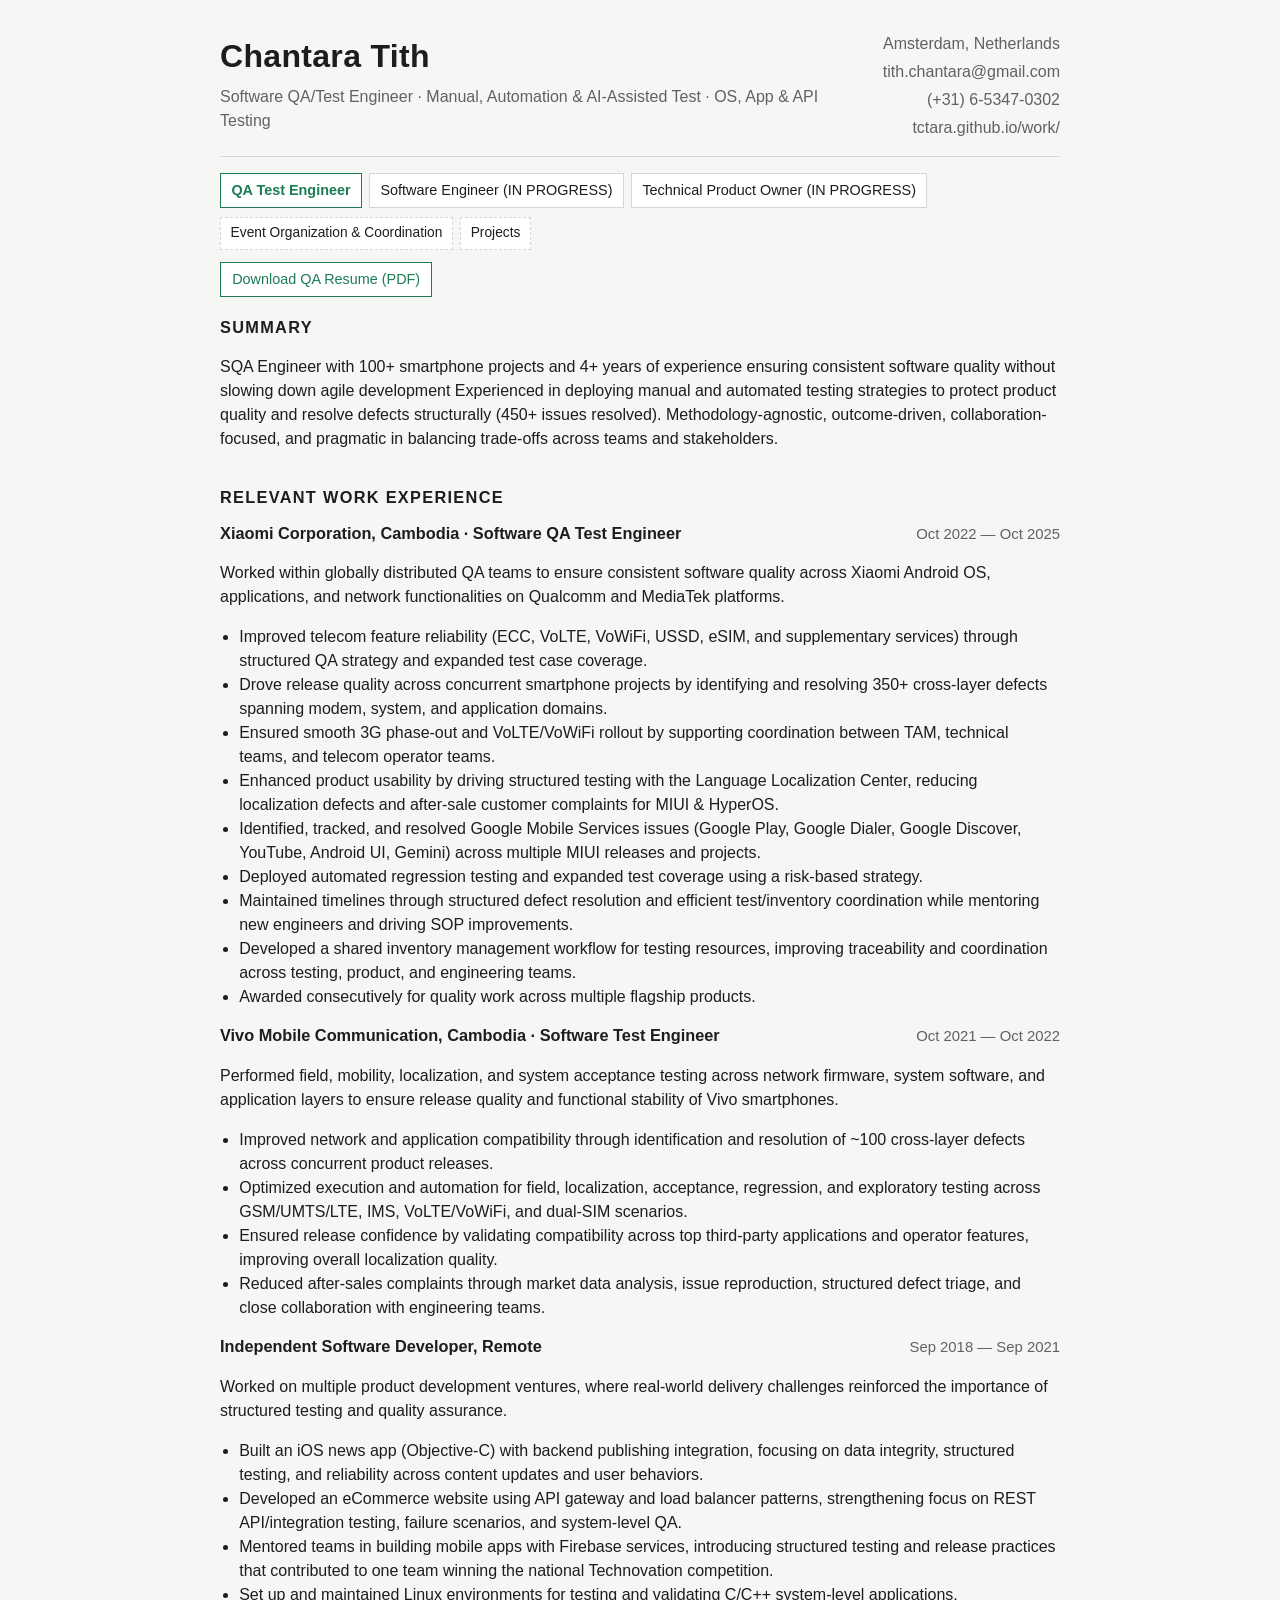
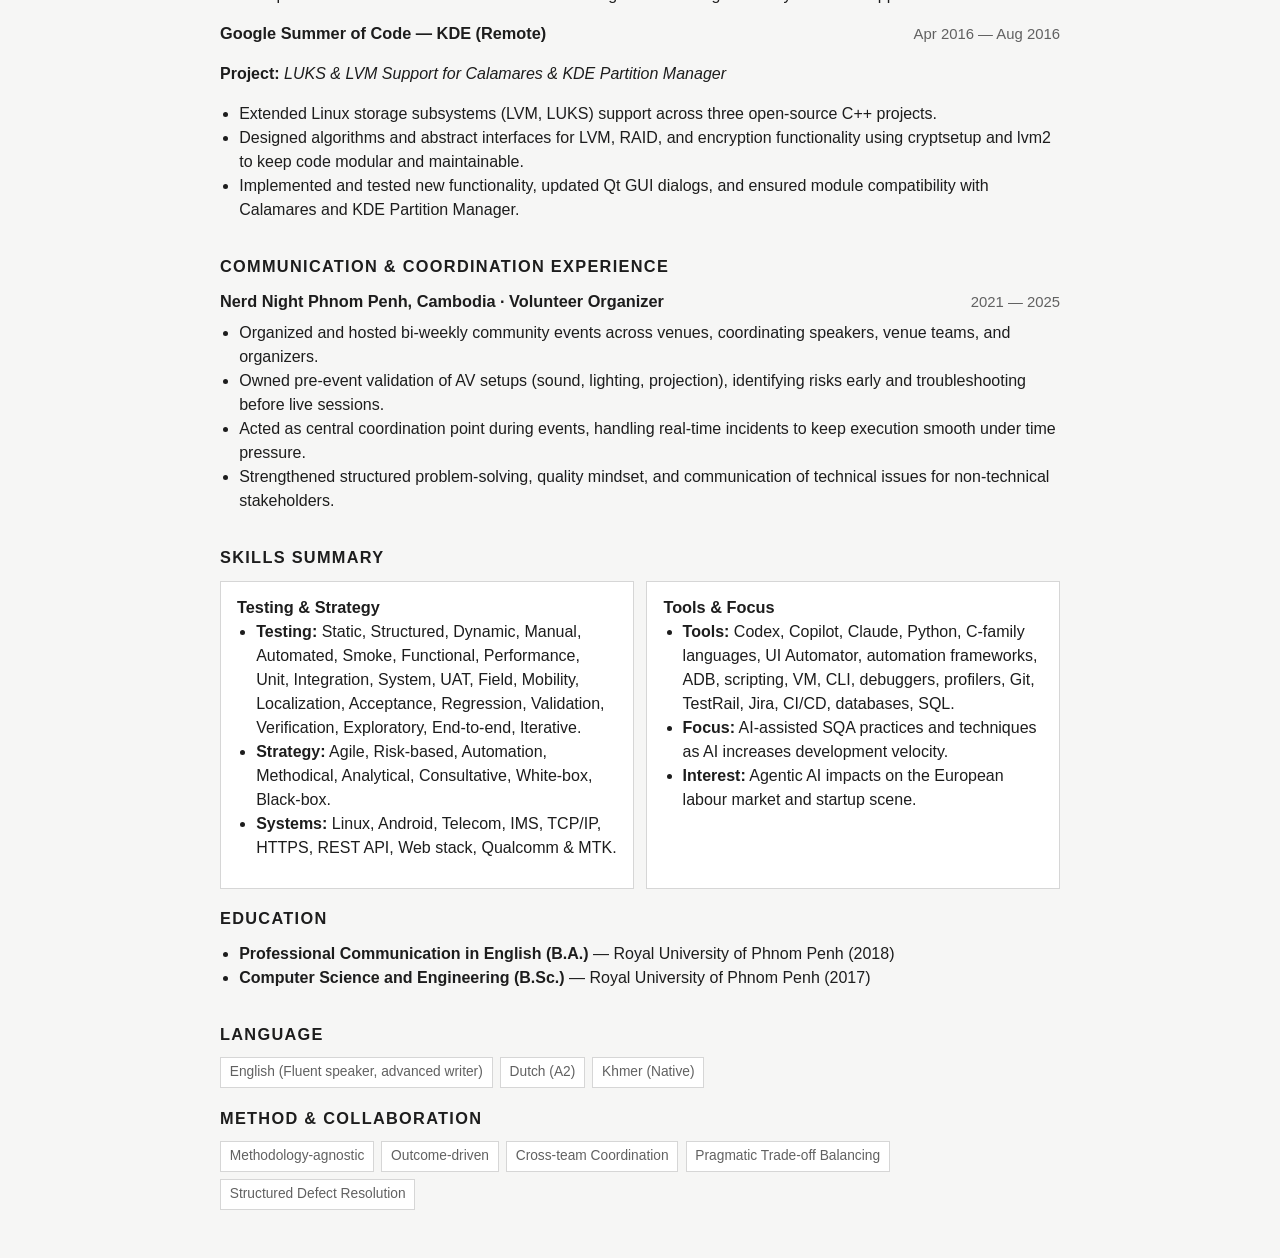
<file: index.html>
<!doctype html>
<html lang="en">
  <head>
    <meta charset="UTF-8" />
    <meta name="viewport" content="width=device-width, initial-scale=1.0" />
    <title>Chantara Tith · QA CV</title>
    <meta
      name="description"
      content="Software QA/Test Engineer CV for Chantara Tith, covering OS, app, API testing, and telecom-focused release quality work."
    />
    <link rel="stylesheet" href="styles.css" />
  </head>
  <body>
    <main class="cv">
      <header class="top fade-in">
        <div>
          <h1>Chantara Tith</h1>
          <p class="role">Software QA/Test Engineer · Manual, Automation &amp; AI-Assisted Test · OS, App &amp; API Testing</p>
        </div>
        <address>
          <span>Amsterdam, Netherlands</span>
          <a href="mailto:tith.chantara@gmail.com">tith.chantara@gmail.com</a>
          <a href="tel:+31653470302">(+31) 6-5347-0302</a>
          <a href="https://tctara.github.io/work/">tctara.github.io/work/</a>
        </address>
      </header>

      <nav class="role-nav fade-in" aria-label="CV role versions">
        <a class="active" href="index.html">QA Test Engineer</a>
        <a href="software-engineer.html">Software Engineer (IN PROGRESS)</a>
        <a href="technical-product-owner.html">Technical Product Owner (IN PROGRESS)</a>
      </nav>
      <nav class="aux-nav fade-in" aria-label="Additional profile pages">
        <a href="event-operations.html">Event Organization & Coordination</a>
        <a href="projects.html">Projects</a>
      </nav>

      <section class="fade-in resume-download">
        <a href="resumes/chantara-tith-qa-resume.pdf" download>Download QA Resume (PDF)</a>
      </section>

      <section class="fade-in">
        <h2>Summary</h2>
        <p>
          SQA Engineer with 100+ smartphone projects and 4+ years of experience ensuring consistent
          software quality without slowing down agile development Experienced in deploying manual and
          automated testing strategies to protect product quality and resolve defects structurally (450+
          issues resolved). Methodology-agnostic, outcome-driven, collaboration-focused, and pragmatic
          in balancing trade-offs across teams and stakeholders.
        </p>
      </section>

      <section class="fade-in">
        <h2>Relevant Work Experience</h2>

        <article>
          <div class="row">
            <h3>Xiaomi Corporation, Cambodia · Software QA Test Engineer</h3>
            <span>Oct 2022 — Oct 2025</span>
          </div>
          <p>
            Worked within globally distributed QA teams to ensure consistent software quality across Xiaomi Android OS, applications, and network functionalities on Qualcomm and MediaTek platforms.
          </p>
          <ul>
            <li>Improved telecom feature reliability (ECC, VoLTE, VoWiFi, USSD, eSIM, and supplementary services) through structured QA strategy and expanded test case coverage.</li>
            <li>Drove release quality across concurrent smartphone projects by identifying and resolving 350+ cross-layer defects spanning modem, system, and application domains.</li>
            <li>Ensured smooth 3G phase-out and VoLTE/VoWiFi rollout by supporting coordination between TAM, technical teams, and telecom operator teams.</li>
            <li>Enhanced product usability by driving structured testing with the Language Localization Center, reducing localization defects and after-sale customer complaints for MIUI &amp; HyperOS.</li>
            <li>Identified, tracked, and resolved Google Mobile Services issues (Google Play, Google Dialer, Google Discover, YouTube, Android UI, Gemini) across multiple MIUI releases and projects.</li>
            <li>Deployed automated regression testing and expanded test coverage using a risk-based strategy.</li>
            <li>Maintained timelines through structured defect resolution and efficient test/inventory coordination while mentoring new engineers and driving SOP improvements.</li>
            <li>Developed a shared inventory management workflow for testing resources, improving traceability and coordination across testing, product, and engineering teams.</li>
            <li>Awarded consecutively for quality work across multiple flagship products.</li>
          </ul>
        </article>

        <article>
          <div class="row">
            <h3>Vivo Mobile Communication, Cambodia · Software Test Engineer</h3>
            <span>Oct 2021 — Oct 2022</span>
          </div>
          <p>
            Performed field, mobility, localization, and system acceptance testing across network firmware, system software, and application layers to ensure release quality and functional stability of Vivo smartphones.
          </p>
          <ul>
            <li>Improved network and application compatibility through identification and resolution of ~100 cross-layer defects across concurrent product releases.</li>
            <li>Optimized execution and automation for field, localization, acceptance, regression, and exploratory testing across GSM/UMTS/LTE, IMS, VoLTE/VoWiFi, and dual-SIM scenarios.</li>
            <li>Ensured release confidence by validating compatibility across top third-party applications and operator features, improving overall localization quality.</li>
            <li>Reduced after-sales complaints through market data analysis, issue reproduction, structured defect triage, and close collaboration with engineering teams.</li>
          </ul>
        </article>

        <article>
          <div class="row">
            <h3>Independent Software Developer, Remote</h3>
            <span>Sep 2018 — Sep 2021</span>
          </div>
          <p>
            Worked on multiple product development ventures, where real-world delivery challenges reinforced the importance of structured testing and quality assurance.
          </p>
          <ul>
            <li>Built an iOS news app (Objective-C) with backend publishing integration, focusing on data integrity, structured testing, and reliability across content updates and user behaviors.</li>
            <li>Developed an eCommerce website using API gateway and load balancer patterns, strengthening focus on REST API/integration testing, failure scenarios, and system-level QA.</li>
            <li>Mentored teams in building mobile apps with Firebase services, introducing structured testing and release practices that contributed to one team winning the national Technovation competition.</li>
            <li>Set up and maintained Linux environments for testing and validating C/C++ system-level applications.</li>
          </ul>
        </article>

        <article>
          <div class="row">
            <h3>Google Summer of Code — KDE (Remote)</h3>
            <span>Apr 2016 — Aug 2016</span>
          </div>
          <p>
            <strong>Project:</strong> <em>LUKS &amp; LVM Support for Calamares &amp; KDE Partition Manager</em>
          </p>
          <ul>
            <li>Extended Linux storage subsystems (LVM, LUKS) support across three open-source C++ projects.</li>
            <li>Designed algorithms and abstract interfaces for LVM, RAID, and encryption functionality using cryptsetup and lvm2 to keep code modular and maintainable.</li>
            <li>Implemented and tested new functionality, updated Qt GUI dialogs, and ensured module compatibility with Calamares and KDE Partition Manager.</li>
          </ul>
        </article>
      </section>

      <section class="fade-in">
        <h2>Communication &amp; Coordination Experience</h2>
        <article>
          <div class="row">
            <h3>Nerd Night Phnom Penh, Cambodia · Volunteer Organizer</h3>
            <span>2021 — 2025</span>
          </div>
          <ul>
            <li>Organized and hosted bi-weekly community events across venues, coordinating speakers, venue teams, and organizers.</li>
            <li>Owned pre-event validation of AV setups (sound, lighting, projection), identifying risks early and troubleshooting before live sessions.</li>
            <li>Acted as central coordination point during events, handling real-time incidents to keep execution smooth under time pressure.</li>
            <li>Strengthened structured problem-solving, quality mindset, and communication of technical issues for non-technical stakeholders.</li>
          </ul>
        </article>
      </section>

      <section class="fade-in">
        <h2>Skills Summary</h2>
        <div class="skills-grid">
          <article class="card">
            <h3>Testing &amp; Strategy</h3>
            <ul class="compact">
              <li><strong>Testing:</strong> Static, Structured, Dynamic, Manual, Automated, Smoke, Functional, Performance, Unit, Integration, System, UAT, Field, Mobility, Localization, Acceptance, Regression, Validation, Verification, Exploratory, End-to-end, Iterative.</li>
              <li><strong>Strategy:</strong> Agile, Risk-based, Automation, Methodical, Analytical, Consultative, White-box, Black-box.</li>
              <li><strong>Systems:</strong> Linux, Android, Telecom, IMS, TCP/IP, HTTPS, REST API, Web stack, Qualcomm &amp; MTK.</li>
            </ul>
          </article>

          <article class="card">
            <h3>Tools &amp; Focus</h3>
            <ul class="compact">
              <li><strong>Tools:</strong> Codex, Copilot, Claude, Python, C-family languages, UI Automator, automation frameworks, ADB, scripting, VM, CLI, debuggers, profilers, Git, TestRail, Jira, CI/CD, databases, SQL.</li>
              <li><strong>Focus:</strong> AI-assisted SQA practices and techniques as AI increases development velocity.</li>
              <li><strong>Interest:</strong> Agentic AI impacts on the European labour market and startup scene.</li>
            </ul>
          </article>
        </div>
      </section>

      <section class="fade-in">
        <h2>Education</h2>
        <ul class="compact">
          <li><strong>Professional Communication in English (B.A.)</strong> — Royal University of Phnom Penh (2018)</li>
          <li><strong>Computer Science and Engineering (B.Sc.)</strong> — Royal University of Phnom Penh (2017)</li>
        </ul>
      </section>

      <section class="fade-in">
        <h2>Language</h2>
        <div class="chip-list">
          <span>English (Fluent speaker, advanced writer)</span>
          <span>Dutch (A2)</span>
          <span>Khmer (Native)</span>
        </div>
      </section>

      <section class="fade-in">
        <h2>Method &amp; Collaboration</h2>
        <div class="chip-list">
          <span>Methodology-agnostic</span>
          <span>Outcome-driven</span>
          <span>Cross-team Coordination</span>
          <span>Pragmatic Trade-off Balancing</span>
          <span>Structured Defect Resolution</span>
        </div>
      </section>

    </main>
  </body>
</html>
</file>
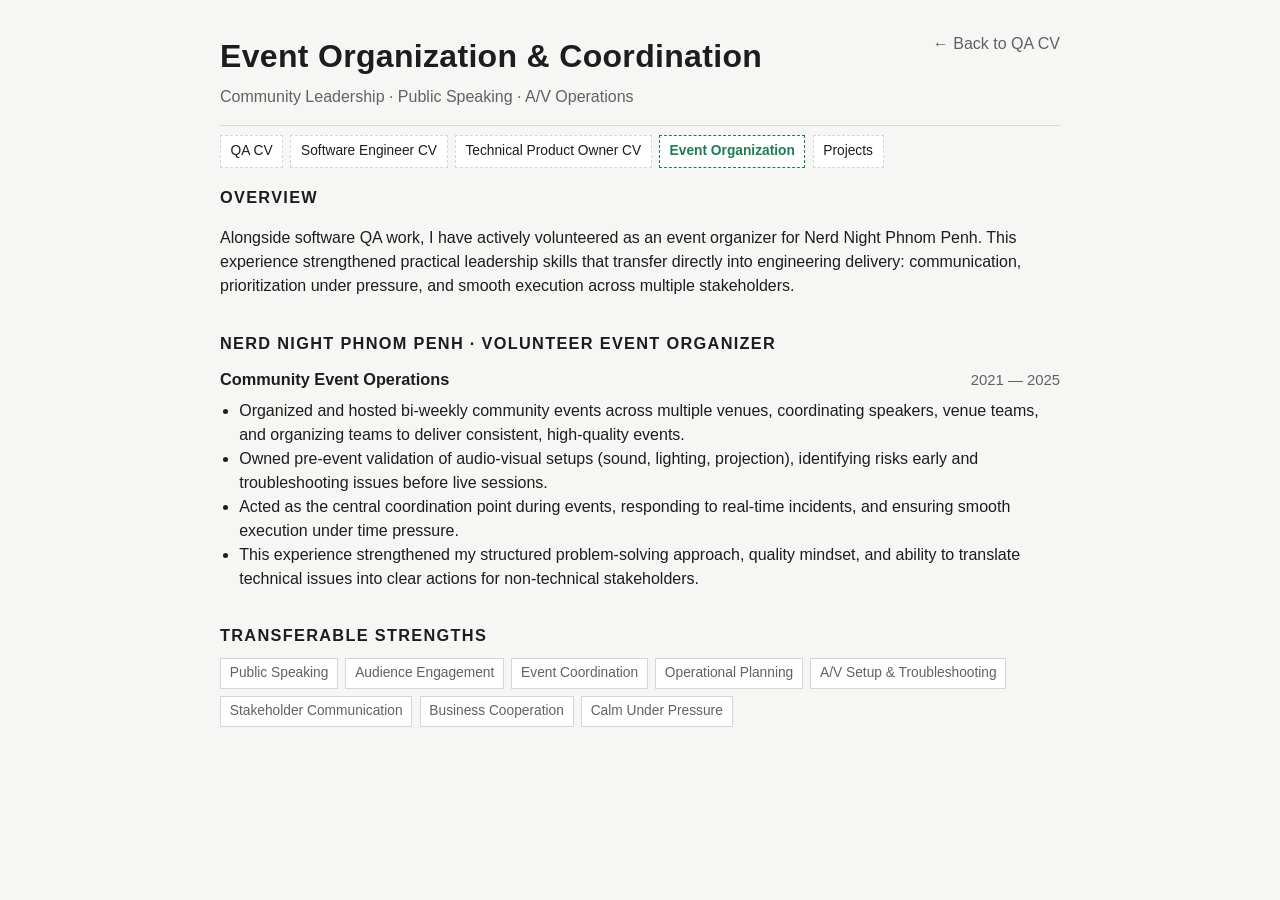
<file: event-operations.html>
<!doctype html>
<html lang="en">
  <head>
    <meta charset="UTF-8" />
    <meta name="viewport" content="width=device-width, initial-scale=1.0" />
    <title>Chantara Tith · Event Organization & Coordination</title>
    <meta
      name="description"
      content="Detailed page on event organization, coordination, public speaking, and A/V operations experience."
    />
    <link rel="stylesheet" href="styles.css" />
  </head>
  <body>
    <main class="cv">
      <header class="top fade-in">
        <div>
          <h1>Event Organization & Coordination</h1>
          <p class="role">Community Leadership · Public Speaking · A/V Operations</p>
        </div>
        <address>
          <a href="index.html">← Back to QA CV</a>
        </address>
      </header>

      <nav class="aux-nav fade-in" aria-label="Profile pages">
        <a href="index.html">QA CV</a>
        <a href="software-engineer.html">Software Engineer CV</a>
        <a href="technical-product-owner.html">Technical Product Owner CV</a>
        <a class="active" href="event-operations.html">Event Organization</a>
        <a href="projects.html">Projects</a>
      </nav>

      <section class="fade-in">
        <h2>Overview</h2>
        <p>
          Alongside software QA work, I have actively volunteered as an event organizer for Nerd Night Phnom Penh.
          This experience strengthened practical leadership skills that transfer directly into engineering delivery:
          communication, prioritization under pressure, and smooth execution across multiple stakeholders.
        </p>
      </section>

      <section class="fade-in">
        <h2>Nerd Night Phnom Penh · Volunteer Event Organizer</h2>
        <div class="row">
          <h3>Community Event Operations</h3>
          <span>2021 — 2025</span>
        </div>
        <ul>
          <li>Organized and hosted bi-weekly community events across multiple venues, coordinating speakers, venue teams, and organizing teams to deliver consistent, high-quality events.</li>
          <li>Owned pre-event validation of audio-visual setups (sound, lighting, projection), identifying risks early and troubleshooting issues before live sessions.</li>
          <li>Acted as the central coordination point during events, responding to real-time incidents, and ensuring smooth execution under time pressure.</li>
          <li>This experience strengthened my structured problem-solving approach, quality mindset, and ability to translate technical issues into clear actions for non-technical stakeholders.</li>
        </ul>
      </section>

      <section class="fade-in">
        <h2>Transferable Strengths</h2>
        <div class="chip-list">
          <span>Public Speaking</span>
          <span>Audience Engagement</span>
          <span>Event Coordination</span>
          <span>Operational Planning</span>
          <span>A/V Setup & Troubleshooting</span>
          <span>Stakeholder Communication</span>
          <span>Business Cooperation</span>
          <span>Calm Under Pressure</span>
        </div>
      </section>
    </main>
  </body>
</html>
</file>
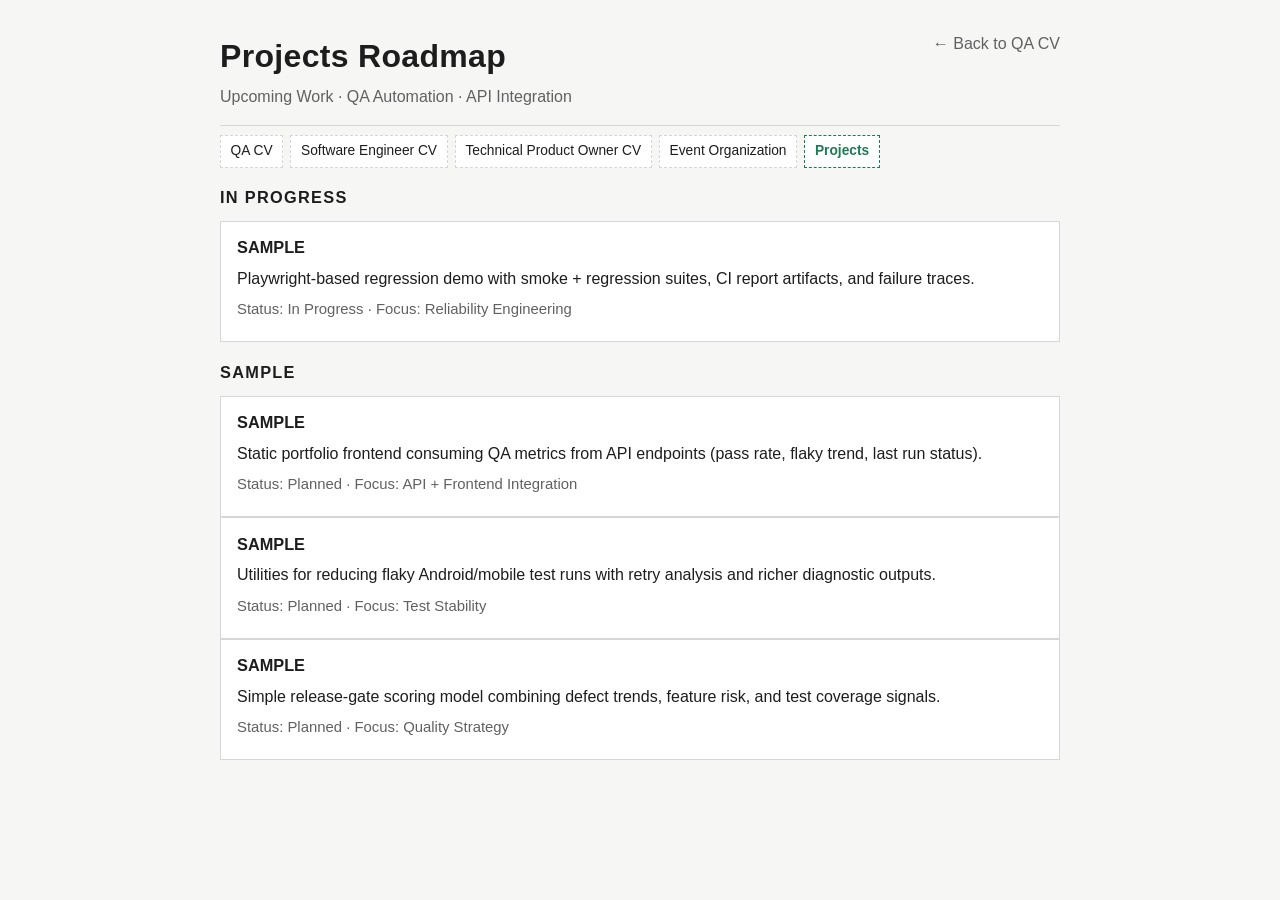
<file: projects.html>
<!doctype html>
<html lang="en">
  <head>
    <meta charset="UTF-8" />
    <meta name="viewport" content="width=device-width, initial-scale=1.0" />
    <title>Chantara Tith · Projects Roadmap</title>
    <meta name="description" content="Upcoming and in-progress projects for QA automation, API integration, and tooling." />
    <link rel="stylesheet" href="styles.css" />
  </head>
  <body>
    <main class="cv">
      <header class="top fade-in">
        <div>
          <h1>Projects Roadmap</h1>
          <p class="role">Upcoming Work · QA Automation · API Integration</p>
        </div>
        <address>
          <a href="index.html">← Back to QA CV</a>
        </address>
      </header>

      <nav class="aux-nav fade-in" aria-label="Profile pages">
        <a href="index.html">QA CV</a>
        <a href="software-engineer.html">Software Engineer CV</a>
        <a href="technical-product-owner.html">Technical Product Owner CV</a>
        <a href="event-operations.html">Event Organization</a>
        <a class="active" href="projects.html">Projects</a>
      </nav>

      <section class="fade-in">
        <h2>In Progress</h2>
        <article class="card">
          <h3>SAMPLE</h3>
          <p>Playwright-based regression demo with smoke + regression suites, CI report artifacts, and failure traces.</p>
          <p class="meta">Status: In Progress · Focus: Reliability Engineering</p>
        </article>
      </section>

      <section class="fade-in">
        <h2>SAMPLE</h2>
        <article class="card">
          <h3>SAMPLE</h3>
          <p>Static portfolio frontend consuming QA metrics from API endpoints (pass rate, flaky trend, last run status).</p>
          <p class="meta">Status: Planned · Focus: API + Frontend Integration</p>
        </article>

        <article class="card">
          <h3>SAMPLE</h3>
          <p>Utilities for reducing flaky Android/mobile test runs with retry analysis and richer diagnostic outputs.</p>
          <p class="meta">Status: Planned · Focus: Test Stability</p>
        </article>

        <article class="card">
          <h3>SAMPLE</h3>
          <p>Simple release-gate scoring model combining defect trends, feature risk, and test coverage signals.</p>
          <p class="meta">Status: Planned · Focus: Quality Strategy</p>
        </article>
      </section>
    </main>
  </body>
</html>
</file>
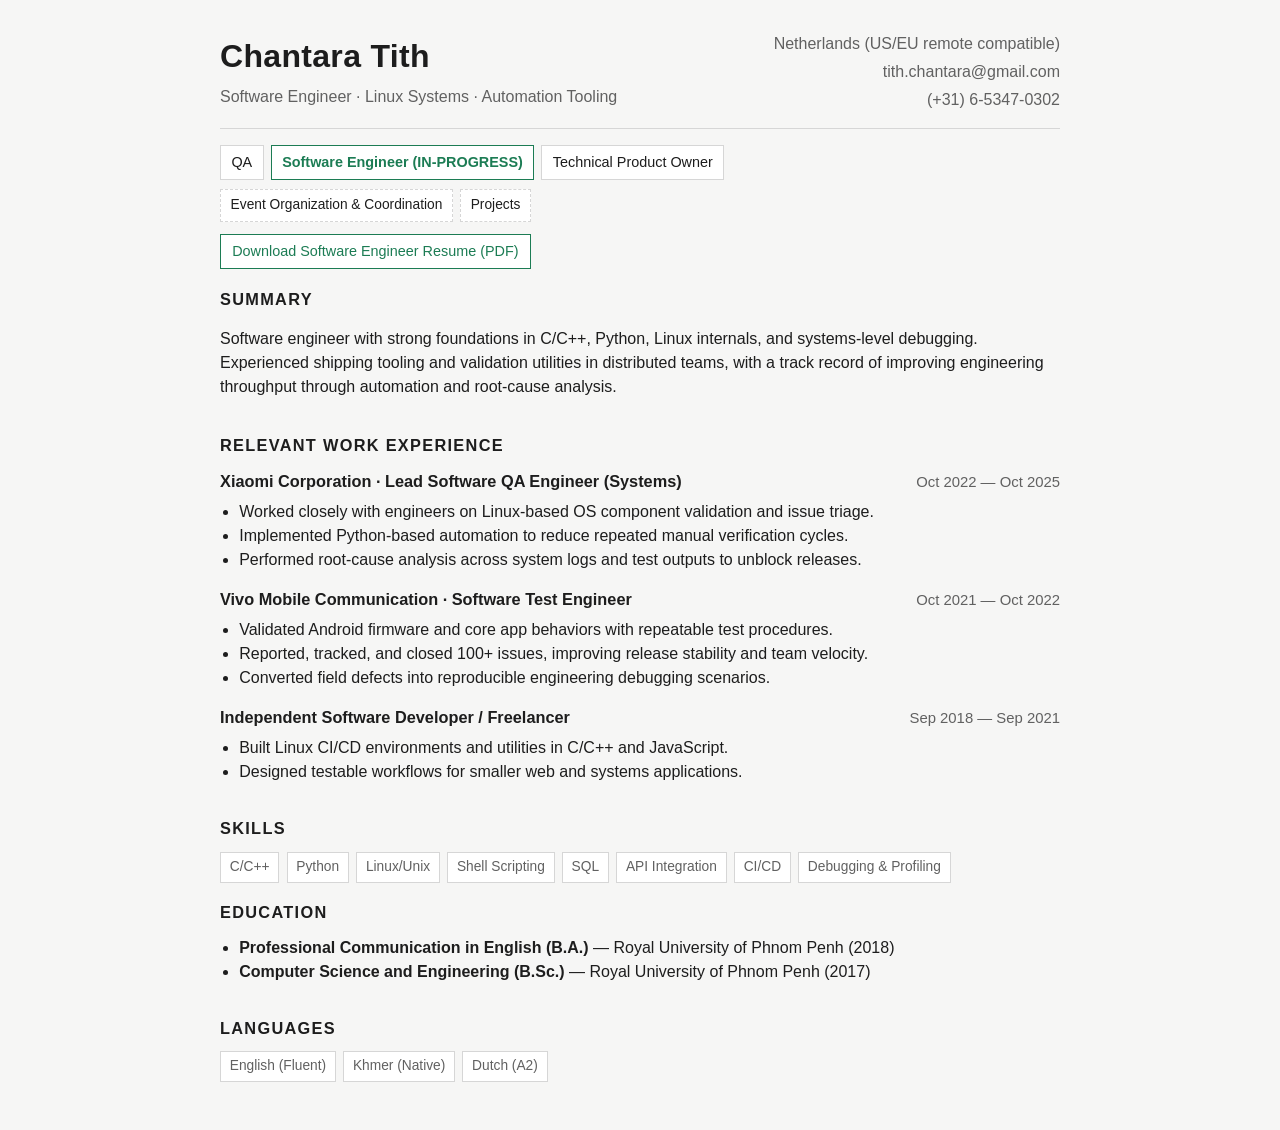
<file: software-engineer.html>
<!doctype html>
<html lang="en">
  <head>
    <meta charset="UTF-8" />
    <meta name="viewport" content="width=device-width, initial-scale=1.0" />
    <title>Chantara Tith · Software Engineer CV</title>
    <meta name="description" content="Software Engineer CV version for Chantara Tith." />
    <link rel="stylesheet" href="styles.css" />
  </head>
  <body>
    <main class="cv">
      <header class="top fade-in">
        <div>
          <h1>Chantara Tith</h1>
          <p class="role">Software Engineer · Linux Systems · Automation Tooling</p>
        </div>
        <address>
          <span>Netherlands (US/EU remote compatible)</span>
          <a href="mailto:tith.chantara@gmail.com">tith.chantara@gmail.com</a>
          <a href="tel:+31653470302">(+31) 6-5347-0302</a>
        </address>
      </header>

      <nav class="role-nav fade-in" aria-label="CV role versions">
        <a href="index.html">QA</a>
        <a class="active" href="software-engineer.html">Software Engineer (IN-PROGRESS)</a>
        <a href="technical-product-owner.html">Technical Product Owner</a>
      </nav>
      <nav class="aux-nav fade-in" aria-label="Additional profile pages">
        <a href="event-operations.html">Event Organization & Coordination</a>
        <a href="projects.html">Projects</a>
      </nav>

      <section class="fade-in resume-download">
        <a href="resumes/chantara-tith-software-engineer-resume.pdf" download>Download Software Engineer Resume (PDF)</a>
      </section>

      <section class="fade-in">
        <h2>Summary</h2>
        <p>
          Software engineer with strong foundations in C/C++, Python, Linux internals, and systems-level
          debugging. Experienced shipping tooling and validation utilities in distributed teams, with a
          track record of improving engineering throughput through automation and root-cause analysis.
        </p>
      </section>

      <section class="fade-in">
        <h2>Relevant Work Experience</h2>
        <article>
          <div class="row">
            <h3>Xiaomi Corporation · Lead Software QA Engineer (Systems)</h3>
            <span>Oct 2022 — Oct 2025</span>
          </div>
          <ul>
            <li>Worked closely with engineers on Linux-based OS component validation and issue triage.</li>
            <li>Implemented Python-based automation to reduce repeated manual verification cycles.</li>
            <li>Performed root-cause analysis across system logs and test outputs to unblock releases.</li>
          </ul>
        </article>

        <article>
          <div class="row">
            <h3>Vivo Mobile Communication · Software Test Engineer</h3>
            <span>Oct 2021 — Oct 2022</span>
          </div>
          <ul>
            <li>Validated Android firmware and core app behaviors with repeatable test procedures.</li>
            <li>Reported, tracked, and closed 100+ issues, improving release stability and team velocity.</li>
            <li>Converted field defects into reproducible engineering debugging scenarios.</li>
          </ul>
        </article>

        <article>
          <div class="row">
            <h3>Independent Software Developer / Freelancer</h3>
            <span>Sep 2018 — Sep 2021</span>
          </div>
          <ul>
            <li>Built Linux CI/CD environments and utilities in C/C++ and JavaScript.</li>
            <li>Designed testable workflows for smaller web and systems applications.</li>
          </ul>
        </article>
      </section>
      <section class="fade-in">
        <h2>Skills</h2>
        <div class="chip-list">
          <span>C/C++</span>
          <span>Python</span>
          <span>Linux/Unix</span>
          <span>Shell Scripting</span>
          <span>SQL</span>
          <span>API Integration</span>
          <span>CI/CD</span>
          <span>Debugging & Profiling</span>
        </div>
      </section>

      <section class="fade-in">
        <h2>Education</h2>
        <ul class="compact">
          <li><strong>Professional Communication in English (B.A.)</strong> — Royal University of Phnom Penh (2018)</li>
          <li><strong>Computer Science and Engineering (B.Sc.)</strong> — Royal University of Phnom Penh (2017)</li>
        </ul>
      </section>

      <section class="fade-in">
        <h2>Languages</h2>
        <div class="chip-list">
          <span>English (Fluent)</span>
          <span>Khmer (Native)</span>
          <span>Dutch (A2)</span>
        </div>
      </section>

    </main>
  </body>
</html>
</file>
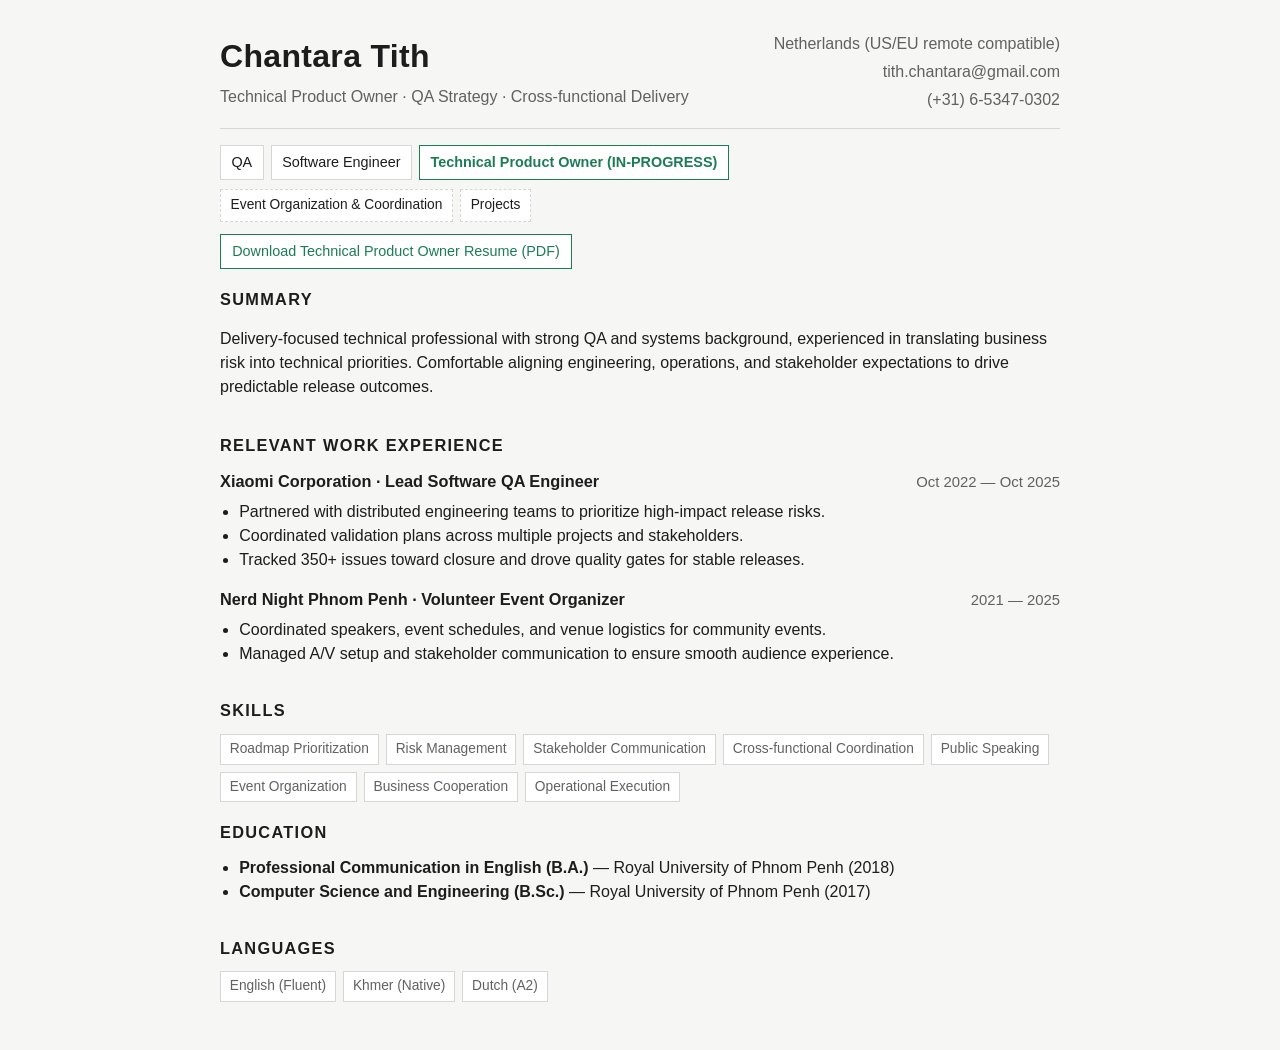
<file: technical-product-owner.html>
<!doctype html>
<html lang="en">
  <head>
    <meta charset="UTF-8" />
    <meta name="viewport" content="width=device-width, initial-scale=1.0" />
    <title>Chantara Tith · Technical Product Owner CV</title>
    <meta name="description" content="Technical Product Owner CV version for Chantara Tith." />
    <link rel="stylesheet" href="styles.css" />
  </head>
  <body>
    <main class="cv">
      <header class="top fade-in">
        <div>
          <h1>Chantara Tith</h1>
          <p class="role">Technical Product Owner · QA Strategy · Cross-functional Delivery</p>
        </div>
        <address>
          <span>Netherlands (US/EU remote compatible)</span>
          <a href="mailto:tith.chantara@gmail.com">tith.chantara@gmail.com</a>
          <a href="tel:+31653470302">(+31) 6-5347-0302</a>
        </address>
      </header>

      <nav class="role-nav fade-in" aria-label="CV role versions">
        <a href="index.html">QA</a>
        <a href="software-engineer.html">Software Engineer</a>
        <a class="active" href="technical-product-owner.html">Technical Product Owner (IN-PROGRESS)</a>
      </nav>
      <nav class="aux-nav fade-in" aria-label="Additional profile pages">
        <a href="event-operations.html">Event Organization & Coordination</a>
        <a href="projects.html">Projects</a>
      </nav>

      <section class="fade-in resume-download">
        <a href="resumes/chantara-tith-technical-product-owner-resume.pdf" download>Download Technical Product Owner Resume (PDF)</a>
      </section>

      <section class="fade-in">
        <h2>Summary</h2>
        <p>
          Delivery-focused technical professional with strong QA and systems background, experienced in
          translating business risk into technical priorities. Comfortable aligning engineering,
          operations, and stakeholder expectations to drive predictable release outcomes.
        </p>
      </section>

      <section class="fade-in">
        <h2>Relevant Work Experience</h2>
        <article>
          <div class="row">
            <h3>Xiaomi Corporation · Lead Software QA Engineer</h3>
            <span>Oct 2022 — Oct 2025</span>
          </div>
          <ul>
            <li>Partnered with distributed engineering teams to prioritize high-impact release risks.</li>
            <li>Coordinated validation plans across multiple projects and stakeholders.</li>
            <li>Tracked 350+ issues toward closure and drove quality gates for stable releases.</li>
          </ul>
        </article>

        <article>
          <div class="row">
            <h3>Nerd Night Phnom Penh · Volunteer Event Organizer</h3>
            <span>2021 — 2025</span>
          </div>
          <ul>
            <li>Coordinated speakers, event schedules, and venue logistics for community events.</li>
            <li>Managed A/V setup and stakeholder communication to ensure smooth audience experience.</li>
          </ul>
        </article>
      </section>
      <section class="fade-in">
        <h2>Skills</h2>
        <div class="chip-list">
          <span>Roadmap Prioritization</span>
          <span>Risk Management</span>
          <span>Stakeholder Communication</span>
          <span>Cross-functional Coordination</span>
          <span>Public Speaking</span>
          <span>Event Organization</span>
          <span>Business Cooperation</span>
          <span>Operational Execution</span>
        </div>
      </section>

      <section class="fade-in">
        <h2>Education</h2>
        <ul class="compact">
          <li><strong>Professional Communication in English (B.A.)</strong> — Royal University of Phnom Penh (2018)</li>
          <li><strong>Computer Science and Engineering (B.Sc.)</strong> — Royal University of Phnom Penh (2017)</li>
        </ul>
      </section>

      <section class="fade-in">
        <h2>Languages</h2>
        <div class="chip-list">
          <span>English (Fluent)</span>
          <span>Khmer (Native)</span>
          <span>Dutch (A2)</span>
        </div>
      </section>

    </main>
  </body>
</html>
</file>
<file: styles.css>
:root {
  --bg: #f6f6f5;
  --surface: #ffffff;
  --text: #1d1d1d;
  --muted: #616161;
  --line: #d6d6d6;
  --accent: #1c7c54;
}

* {
  box-sizing: border-box;
}

body {
  margin: 0;
  background: var(--bg);
  color: var(--text);
  font-family: "Inter", "Segoe UI", Roboto, Helvetica, Arial, sans-serif;
  line-height: 1.5;
}

.cv {
  max-width: 880px;
  margin: 0 auto;
  padding: 2rem 1.25rem 3rem;
}

.top {
  display: flex;
  justify-content: space-between;
  gap: 1.2rem;
  padding-bottom: 1rem;
  border-bottom: 1px solid var(--line);
}

.role-nav {
  display: flex;
  flex-wrap: wrap;
  gap: 0.45rem;
  margin-top: 1rem;
}

.role-nav a {
  border: 1px solid var(--line);
  padding: 0.35rem 0.65rem;
  font-size: 0.9rem;
  background: var(--surface);
}

.role-nav a.active {
  border-color: var(--accent);
  color: var(--accent);
  font-weight: 600;
}

h1 {
  margin: 0;
  font-size: 2rem;
  letter-spacing: 0.01em;
}

.role {
  margin: 0.3rem 0 0;
  color: var(--muted);
}

address {
  font-style: normal;
  text-align: right;
  display: grid;
  gap: 0.25rem;
  align-content: start;
  color: var(--muted);
}

a {
  color: inherit;
  text-decoration: none;
}

a:hover {
  text-decoration: underline;
}

section {
  padding-top: 1.1rem;
}


.aux-nav {
  display: flex;
  flex-wrap: wrap;
  gap: 0.45rem;
  margin-top: 0.6rem;
}

.aux-nav a {
  border: 1px dashed var(--line);
  padding: 0.3rem 0.6rem;
  font-size: 0.86rem;
  background: var(--surface);
}

.aux-nav a.active {
  border-color: var(--accent);
  color: var(--accent);
  font-weight: 600;
}

.resume-download {
  padding-top: 0.8rem;
}

.resume-download a {
  display: inline-block;
  border: 1px solid var(--accent);
  color: var(--accent);
  background: var(--surface);
  padding: 0.35rem 0.7rem;
  font-size: 0.9rem;
}

h2 {
  margin: 0 0 0.7rem;
  font-size: 1.02rem;
  text-transform: uppercase;
  letter-spacing: 0.08em;
}

h3 {
  margin: 0;
  font-size: 1.02rem;
}

.row {
  display: flex;
  justify-content: space-between;
  gap: 1rem;
  align-items: baseline;
}

.row span,
.meta {
  color: var(--muted);
  font-size: 0.93rem;
}

ul {
  margin: 0.45rem 0 0.9rem;
  padding-left: 1.2rem;
}

.compact {
  margin-top: 0;
}

.skills-grid {
  display: grid;
  grid-template-columns: 1fr 1fr;
  gap: 0.8rem;
}

.projects {
  display: grid;
  gap: 0.8rem;
}

.chip-list {
  display: flex;
  flex-wrap: wrap;
  gap: 0.45rem;
  margin-top: 0.4rem;
}

.chip-list span {
  display: inline-block;
  border: 1px solid var(--line);
  background: var(--surface);
  padding: 0.25rem 0.55rem;
  font-size: 0.86rem;
  color: var(--muted);
}

.card {
  border: 1px solid var(--line);
  background: var(--surface);
  padding: 0.85rem 1rem;
}

.card p {
  margin: 0.45rem 0;
}

.video-wrap {
  position: relative;
  width: 100%;
  padding-top: 56.25%;
  margin-top: 0.6rem;
  border: 1px solid var(--line);
  background: #000;
}

.video-wrap iframe {
  position: absolute;
  inset: 0;
  width: 100%;
  height: 100%;
  border: 0;
}


.fade-in {
  animation: riseFade 0.55s ease both;
}

section.fade-in:nth-of-type(2) {
  animation-delay: 0.06s;
}
section.fade-in:nth-of-type(3) {
  animation-delay: 0.12s;
}
section.fade-in:nth-of-type(4) {
  animation-delay: 0.18s;
}

@keyframes riseFade {
  from {
    opacity: 0;
    transform: translateY(8px);
  }
  to {
    opacity: 1;
    transform: translateY(0);
  }
}

@media (prefers-reduced-motion: reduce) {
  .fade-in {
    animation: none;
  }
}

@media (max-width: 700px) {
  .top {
    flex-direction: column;
  }

  address {
    text-align: left;
  }

  .row {
    flex-direction: column;
    gap: 0.1rem;
  }

  .skills-grid {
    grid-template-columns: 1fr;
  }
}
</file>
